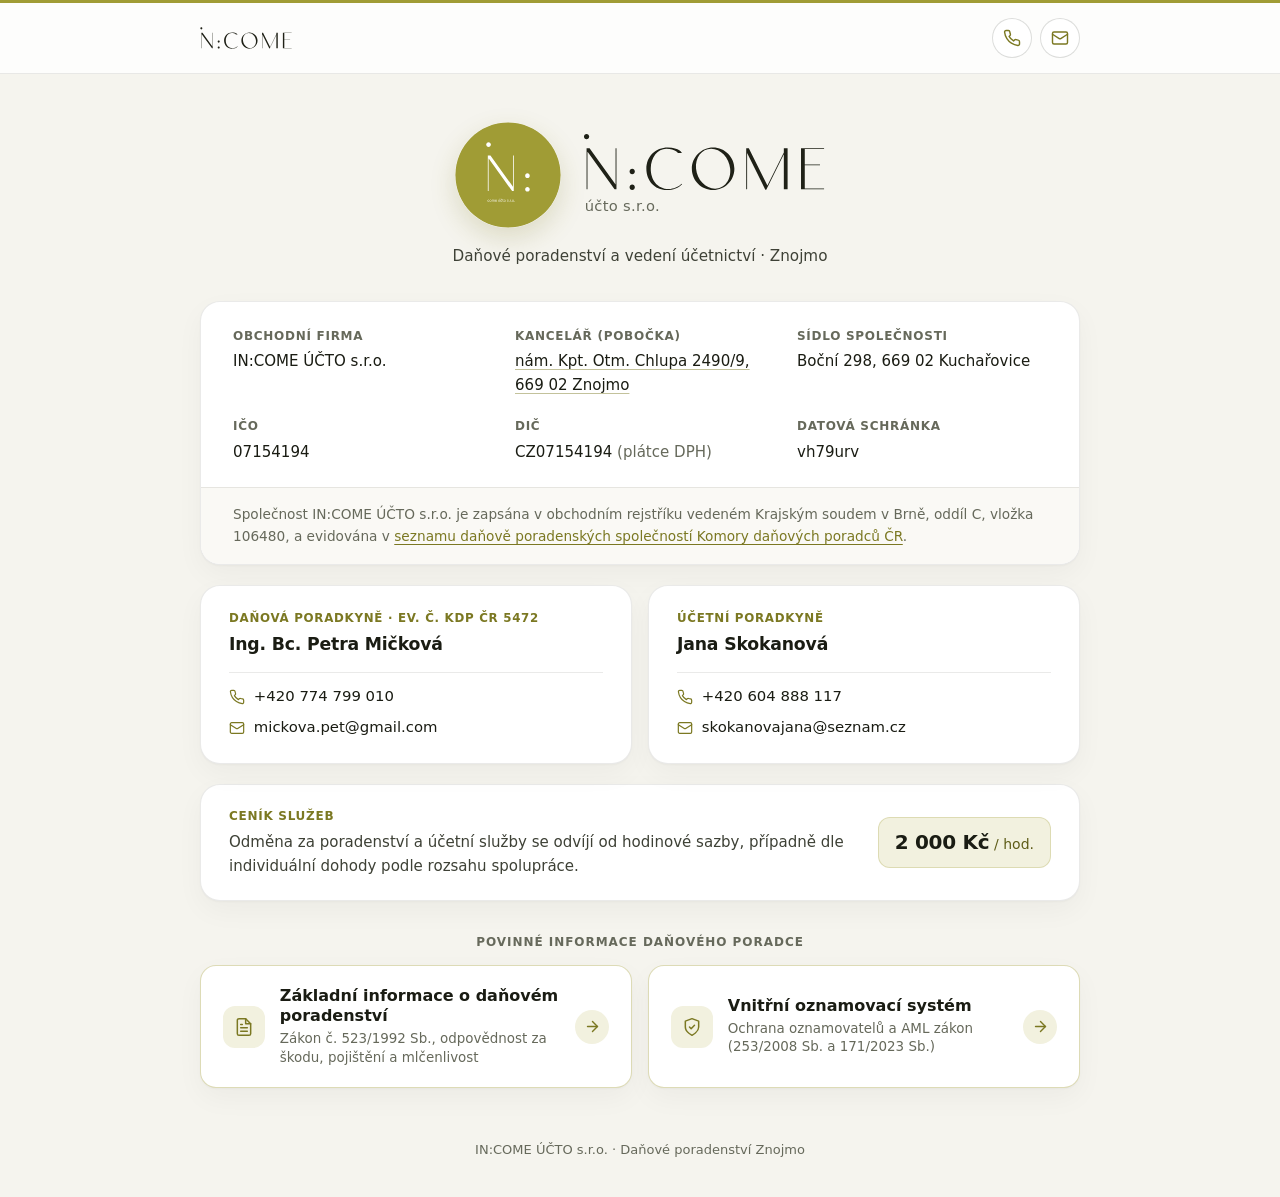
<file: index.html>
<!doctype html>
<html lang="cs">
<head>
  <meta charset="utf-8">
  <meta name="viewport" content="width=device-width, initial-scale=1">
  <title>IN:COME ÚČTO s.r.o. | Daňové poradenství a účetnictví Znojmo</title>
  <meta name="description" content="IN:COME ÚČTO s.r.o. – daňové poradenství a účetnictví ve Znojmě. Odpovědná daňová poradkyně Ing. Bc. Petra Mičková, ev. č. KDP ČR 5472.">
  <link rel="icon" type="image/svg+xml" href="/assets/favicon.svg?v=2">
  <link rel="stylesheet" href="/styles.css">
</head>
<body>
  <header class="sub-header">
    <div class="shell sub-header-inner">
      <a class="sub-brand" href="/" aria-label="IN:COME ÚČTO s.r.o. – úvodní stránka">
        <img class="sub-brand-wordmark" src="/assets/logo-wordmark-dark.svg" alt="IN:COME ÚČTO s.r.o.">
      </a>

      <div class="header-actions">
        <a class="header-icon-btn" href="#kontakty" aria-label="Telefonické kontakty" title="Telefonické kontakty">
          <svg viewBox="0 0 24 24" fill="none" stroke="currentColor" stroke-width="1.9" stroke-linecap="round" stroke-linejoin="round" aria-hidden="true">
            <path d="M22 16.92v3a2 2 0 0 1-2.18 2 19.79 19.79 0 0 1-8.63-3.07 19.5 19.5 0 0 1-6-6 19.79 19.79 0 0 1-3.07-8.67A2 2 0 0 1 4.11 2h3a2 2 0 0 1 2 1.72 12.84 12.84 0 0 0 .7 2.81 2 2 0 0 1-.45 2.11L8.09 9.91a16 16 0 0 0 6 6l1.27-1.27a2 2 0 0 1 2.11-.45 12.84 12.84 0 0 0 2.81.7A2 2 0 0 1 22 16.92z"/>
          </svg>
        </a>

        <a class="header-icon-btn" href="#kontakty" aria-label="E-mailové kontakty" title="E-mailové kontakty">
          <svg viewBox="0 0 24 24" fill="none" stroke="currentColor" stroke-width="1.9" stroke-linecap="round" stroke-linejoin="round" aria-hidden="true">
            <rect x="2" y="4" width="20" height="16" rx="2"/>
            <path d="m22 7-8.97 5.7a1.94 1.94 0 0 1-2.06 0L2 7"/>
          </svg>
        </a>
      </div>
    </div>
  </header>

  <main class="landing">
    <div class="shell">
      <section class="brand-hero" aria-labelledby="page-heading">
        <h1 id="page-heading" class="sr-only">IN:COME ÚČTO s.r.o. – daňové poradenství a účetnictví Znojmo</h1>

        <div class="brand-lockup">
          <img
            class="brand-emblem"
            src="/assets/logo-emblem-light.svg"
            alt="Logo IN:COME účto s.r.o."
            width="106"
            height="106"
          >
          <div class="brand-wordmark-stack" aria-hidden="true">
            <img class="brand-wordmark" src="/assets/logo-wordmark-dark.svg" alt="">
            <span class="brand-wordmark-sub">účto s.r.o.</span>
          </div>
        </div>

        <p class="hero-subline">Daňové poradenství a vedení účetnictví &middot; Znojmo</p>
      </section>

      <section aria-label="Identifikační údaje společnosti">
        <div class="details-card">
          <dl class="details-grid">
            <div class="detail-item">
              <dt>Obchodní firma</dt>
              <dd>IN:COME ÚČTO s.r.o.</dd>
            </div>
            <div class="detail-item">
              <dt>Kancelář (pobočka)</dt>
              <dd>
                <a class="detail-link" href="https://mapy.cz/zakladni?q=n%C3%A1m.%20Kpt.%20Otm.%20Chlupa%202490%2F9%2C%20669%2002%20Znojmo" target="_blank" rel="noopener noreferrer">
                  nám. Kpt. Otm. Chlupa 2490/9, 669 02 Znojmo
                </a>
              </dd>
            </div>
            <div class="detail-item">
              <dt>Sídlo společnosti</dt>
              <dd>Boční 298, 669 02 Kuchařovice</dd>
            </div>
            <div class="detail-item">
              <dt>IČO</dt>
              <dd class="tabular">07154194</dd>
            </div>
            <div class="detail-item">
              <dt>DIČ</dt>
              <dd class="tabular">CZ07154194 <span class="detail-muted">(plátce DPH)</span></dd>
            </div>
            <div class="detail-item">
              <dt>Datová schránka</dt>
              <dd class="tabular">vh79urv</dd>
            </div>
          </dl>

          <div class="details-footer">
            <p>
              Společnost IN:COME ÚČTO s.r.o. je zapsána v obchodním rejstříku vedeném Krajským soudem v Brně, oddíl C, vložka 106480, a evidována v
              <a href="https://www.kdpcr.cz/spolecnost/income-ucto-sro" target="_blank" rel="noopener noreferrer">seznamu daňově poradenských společností Komory daňových poradců ČR</a>.
            </p>
          </div>
        </div>
      </section>

      <section id="kontakty" class="people-grid" aria-label="Kontakty na poradkyně">
        <article class="person-card">
          <div class="person-head">
            <span class="person-role">Daňová poradkyně &middot; ev. č. KDP ČR <span class="tabular">5472</span></span>
            <h2 class="person-name">Ing. Bc. Petra Mičková</h2>
          </div>
          <div class="person-contacts">
            <a class="person-contact-link tabular" href="tel:+420774799010">
              <svg viewBox="0 0 24 24" fill="none" stroke="currentColor" stroke-width="1.8" stroke-linecap="round" stroke-linejoin="round" aria-hidden="true">
                <path d="M22 16.92v3a2 2 0 0 1-2.18 2 19.79 19.79 0 0 1-8.63-3.07 19.5 19.5 0 0 1-6-6 19.79 19.79 0 0 1-3.07-8.67A2 2 0 0 1 4.11 2h3a2 2 0 0 1 2 1.72 12.84 12.84 0 0 0 .7 2.81 2 2 0 0 1-.45 2.11L8.09 9.91a16 16 0 0 0 6 6l1.27-1.27a2 2 0 0 1 2.11-.45 12.84 12.84 0 0 0 2.81.7A2 2 0 0 1 22 16.92z"/>
              </svg>
              <span>+420 774 799 010</span>
            </a>
            <a class="person-contact-link" href="mailto:mickova.pet@gmail.com">
              <svg viewBox="0 0 24 24" fill="none" stroke="currentColor" stroke-width="1.8" stroke-linecap="round" stroke-linejoin="round" aria-hidden="true">
                <rect x="2" y="4" width="20" height="16" rx="2"/>
                <path d="m22 7-8.97 5.7a1.94 1.94 0 0 1-2.06 0L2 7"/>
              </svg>
              <span>mickova.pet@gmail.com</span>
            </a>
          </div>
        </article>

        <article class="person-card">
          <div class="person-head">
            <span class="person-role">Účetní poradkyně</span>
            <h2 class="person-name">Jana Skokanová</h2>
          </div>
          <div class="person-contacts">
            <a class="person-contact-link tabular" href="tel:+420604888117">
              <svg viewBox="0 0 24 24" fill="none" stroke="currentColor" stroke-width="1.8" stroke-linecap="round" stroke-linejoin="round" aria-hidden="true">
                <path d="M22 16.92v3a2 2 0 0 1-2.18 2 19.79 19.79 0 0 1-8.63-3.07 19.5 19.5 0 0 1-6-6 19.79 19.79 0 0 1-3.07-8.67A2 2 0 0 1 4.11 2h3a2 2 0 0 1 2 1.72 12.84 12.84 0 0 0 .7 2.81 2 2 0 0 1-.45 2.11L8.09 9.91a16 16 0 0 0 6 6l1.27-1.27a2 2 0 0 1 2.11-.45 12.84 12.84 0 0 0 2.81.7A2 2 0 0 1 22 16.92z"/>
              </svg>
              <span>+420 604 888 117</span>
            </a>
            <a class="person-contact-link" href="mailto:skokanovajana@seznam.cz">
              <svg viewBox="0 0 24 24" fill="none" stroke="currentColor" stroke-width="1.8" stroke-linecap="round" stroke-linejoin="round" aria-hidden="true">
                <rect x="2" y="4" width="20" height="16" rx="2"/>
                <path d="m22 7-8.97 5.7a1.94 1.94 0 0 1-2.06 0L2 7"/>
              </svg>
              <span>skokanovajana@seznam.cz</span>
            </a>
          </div>
        </article>
      </section>

      <section class="pricing-card" aria-labelledby="pricing-heading">
        <div class="pricing-copy">
          <h2 id="pricing-heading" class="pricing-label">Ceník služeb</h2>
          <p class="pricing-text">
            Odměna za poradenství a účetní služby se odvíjí od hodinové sazby, případně dle individuální dohody podle rozsahu spolupráce.
          </p>
        </div>
        <div class="pricing-rate tabular" aria-label="Hodinová sazba 2 000 Kč">
          <span class="pricing-amount">2 000 Kč</span>
          <span class="pricing-unit">/ hod.</span>
        </div>
      </section>

      <section class="legal-section" aria-labelledby="legal-heading">
        <h2 id="legal-heading" class="section-kicker">Povinné informace daňového poradce</h2>

        <div class="legal-buttons">
          <a class="legal-btn" href="/danove-poradenstvi/">
            <span class="legal-btn-left">
              <span class="icon-badge" aria-hidden="true">
                <svg viewBox="0 0 24 24" fill="none" stroke="currentColor" stroke-width="1.8" stroke-linecap="round" stroke-linejoin="round">
                  <path d="M14 2H6a2 2 0 0 0-2 2v16a2 2 0 0 0 2 2h12a2 2 0 0 0 2-2V8z"/>
                  <path d="M14 2v6h6"/>
                  <path d="M16 13H8"/>
                  <path d="M16 17H8"/>
                  <path d="M10 9H8"/>
                </svg>
              </span>
              <span>
                <span class="legal-btn-title">Základní informace o daňovém poradenství</span>
                <span class="legal-btn-desc">Zákon č. 523/1992 Sb., odpovědnost za škodu, pojištění a mlčenlivost</span>
              </span>
            </span>
            <span class="legal-btn-arrow" aria-hidden="true">
              <svg viewBox="0 0 24 24" fill="none" stroke="currentColor" stroke-width="2" stroke-linecap="round" stroke-linejoin="round">
                <path d="M5 12h14"/>
                <path d="m12 5 7 7-7 7"/>
              </svg>
            </span>
          </a>

          <a class="legal-btn" href="/vnitrni-oznamovaci-system/">
            <span class="legal-btn-left">
              <span class="icon-badge" aria-hidden="true">
                <svg viewBox="0 0 24 24" fill="none" stroke="currentColor" stroke-width="1.8" stroke-linecap="round" stroke-linejoin="round">
                  <path d="M12 22s8-4 8-10V5l-8-3-8 3v7c0 6 8 10 8 10z"/>
                  <path d="m9 12 2 2 4-4"/>
                </svg>
              </span>
              <span>
                <span class="legal-btn-title">Vnitřní oznamovací systém</span>
                <span class="legal-btn-desc">Ochrana oznamovatelů a AML zákon (253/2008 Sb. a 171/2023 Sb.)</span>
              </span>
            </span>
            <span class="legal-btn-arrow" aria-hidden="true">
              <svg viewBox="0 0 24 24" fill="none" stroke="currentColor" stroke-width="2" stroke-linecap="round" stroke-linejoin="round">
                <path d="M5 12h14"/>
                <path d="m12 5 7 7-7 7"/>
              </svg>
            </span>
          </a>
        </div>
      </section>
    </div>
  </main>

  <footer class="site-footer">
    <div class="shell">
      <p>IN:COME ÚČTO s.r.o. &middot; Daňové poradenství Znojmo</p>
    </div>
  </footer>
</body>
</html>
</file>
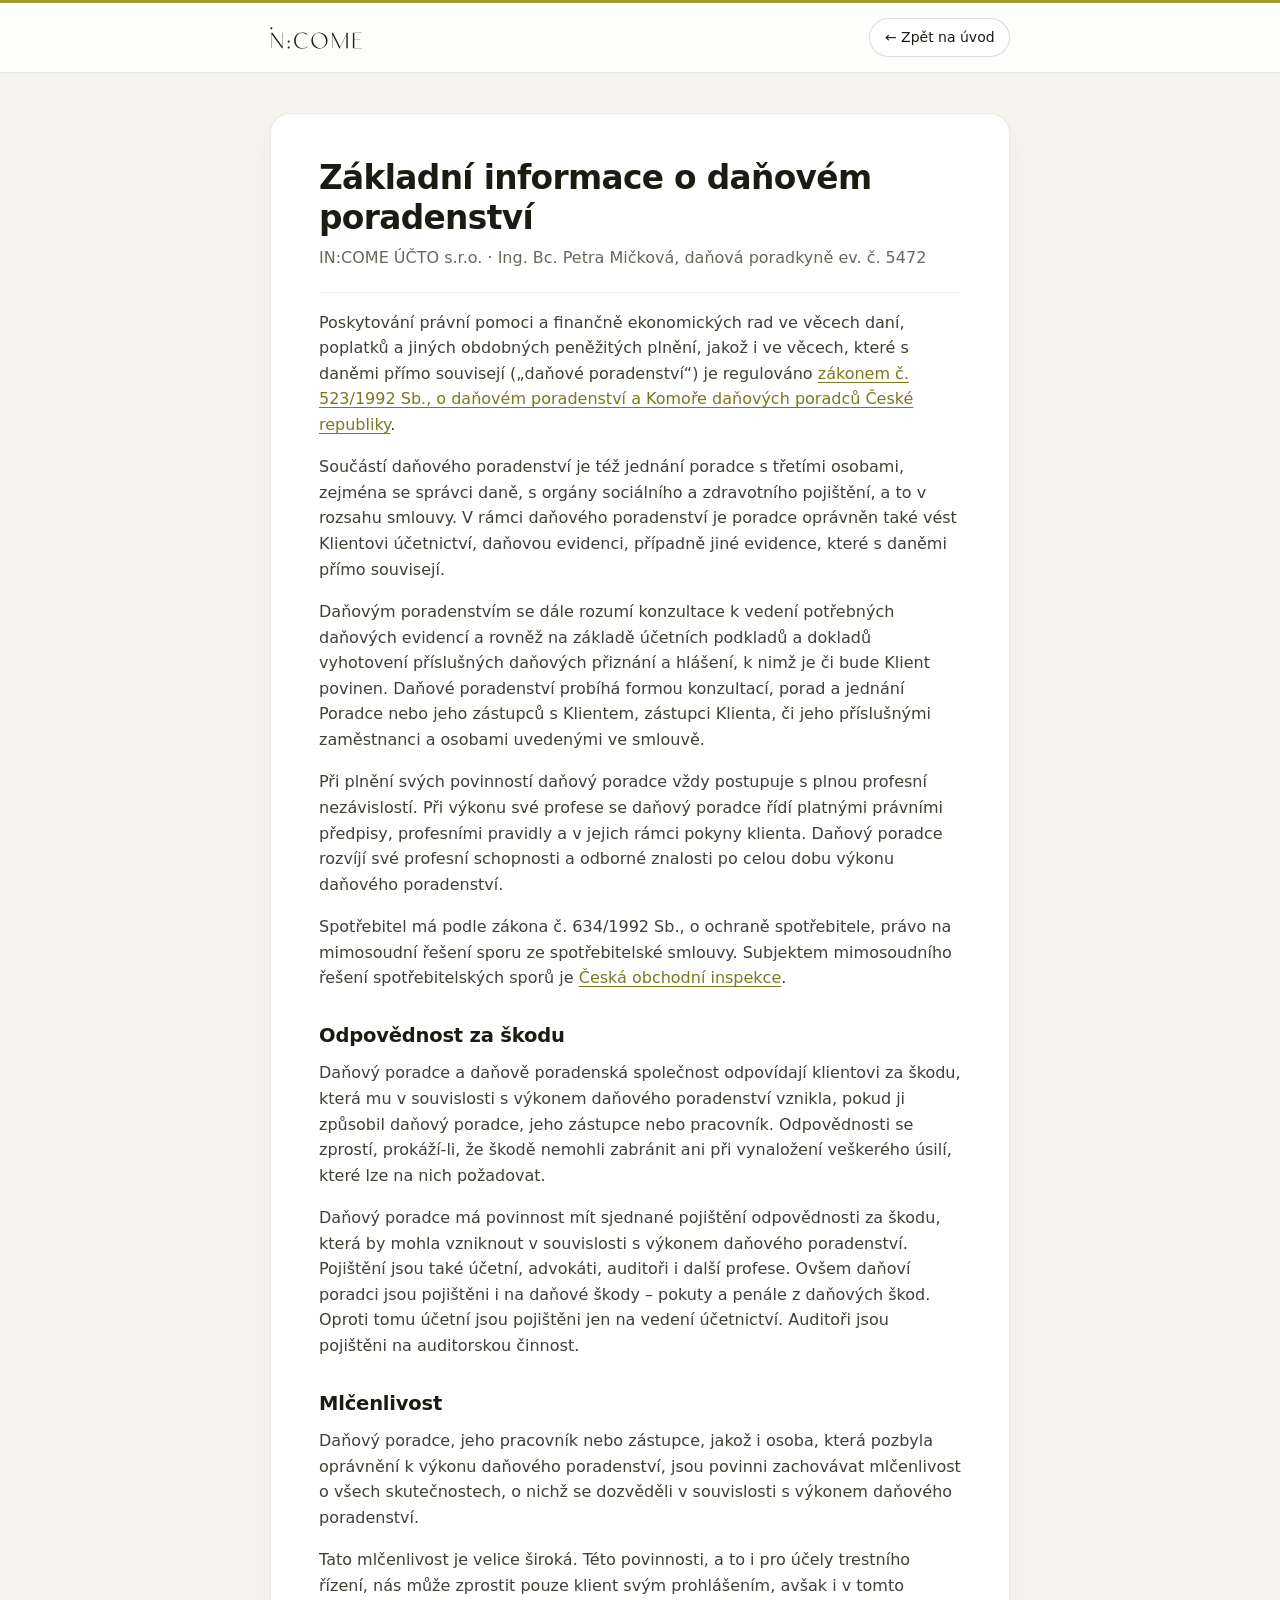
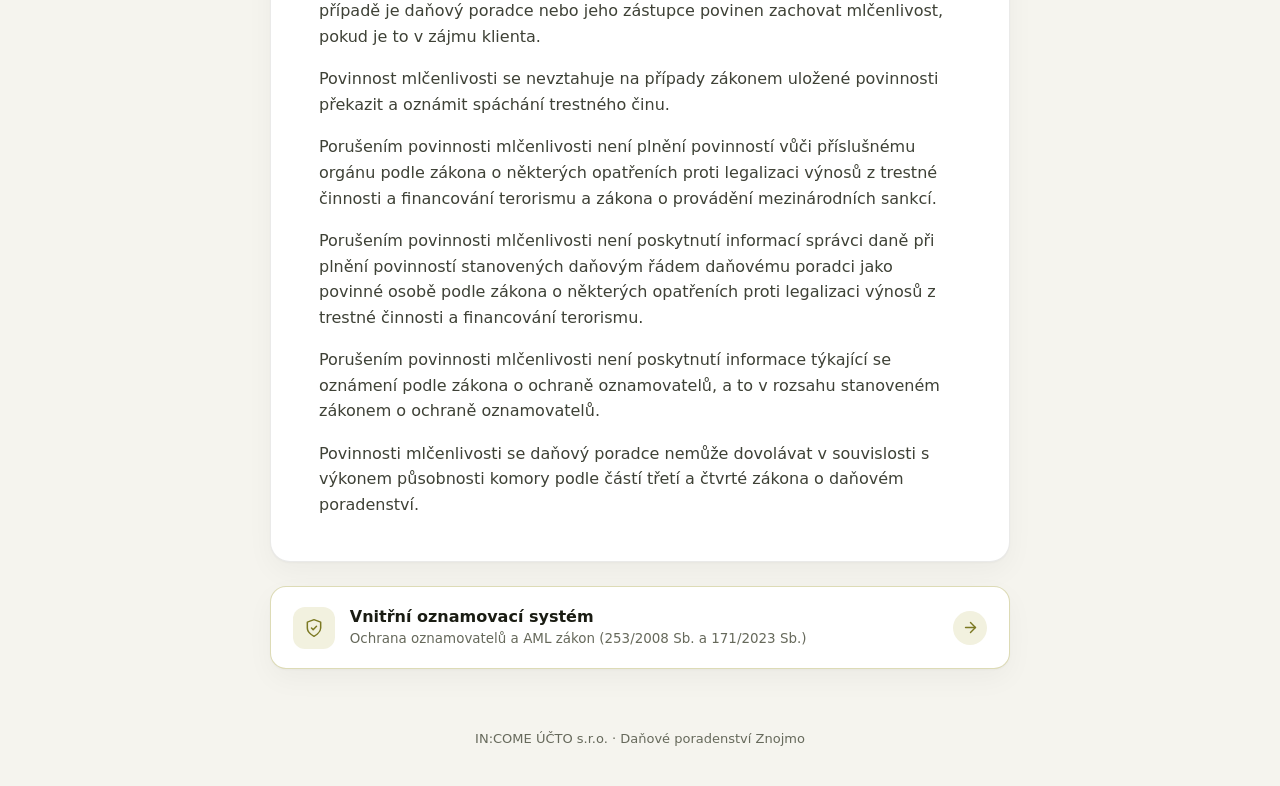
<file: danove-poradenstvi/index.html>
<!doctype html>
<html lang="cs">
<head>
  <meta charset="utf-8">
  <meta name="viewport" content="width=device-width, initial-scale=1">
  <title>Daňové poradenství | IN:COME ÚČTO s.r.o.</title>
  <meta name="description" content="Základní informace o daňovém poradenství, odpovědnosti za škodu, profesním pojištění a povinnosti mlčenlivosti dle zákona č. 523/1992 Sb.">
  <link rel="icon" type="image/svg+xml" href="/assets/favicon.svg?v=2">
  <link rel="stylesheet" href="/styles.css">
</head>
<body>
  <header class="sub-header">
    <div class="shell shell--narrow sub-header-inner">
      <a class="sub-brand" href="/" aria-label="IN:COME ÚČTO s.r.o. – úvodní stránka">
        <img class="sub-brand-wordmark" src="/assets/logo-wordmark-dark.svg" alt="IN:COME ÚČTO s.r.o.">
      </a>
      <a class="back-pill" href="/">&larr; Zpět na úvod</a>
    </div>
  </header>

  <main class="sub-main">
    <div class="shell shell--narrow">
      <article class="paper-card prose">
        <h1 class="page-title">Základní informace o daňovém poradenství</h1>
        <p class="page-subtitle">IN:COME ÚČTO s.r.o. &middot; Ing. Bc. Petra Mičková, daňová poradkyně ev. č. 5472</p>

        <p>
          Poskytování právní pomoci a finančně ekonomických rad ve věcech daní, poplatků a jiných obdobných peněžitých plnění, jakož i ve věcech, které s daněmi přímo souvisejí („daňové poradenství“) je regulováno
          <a href="https://www.e-sbirka.cz/sb/1992/523?zalozka=text" target="_blank" rel="noopener noreferrer">zákonem č. 523/1992 Sb., o daňovém poradenství a Komoře daňových poradců České republiky</a>.
        </p>

        <p>
          Součástí daňového poradenství je též jednání poradce s třetími osobami, zejména se správci daně, s orgány sociálního a zdravotního pojištění, a to v rozsahu smlouvy. V rámci daňového poradenství je poradce oprávněn také vést Klientovi účetnictví, daňovou evidenci, případně jiné evidence, které s daněmi přímo souvisejí.
        </p>

        <p>
          Daňovým poradenstvím se dále rozumí konzultace k vedení potřebných daňových evidencí a rovněž na základě účetních podkladů a dokladů vyhotovení příslušných daňových přiznání a hlášení, k nimž je či bude Klient povinen. Daňové poradenství probíhá formou konzultací, porad a jednání Poradce nebo jeho zástupců s Klientem, zástupci Klienta, či jeho příslušnými zaměstnanci a osobami uvedenými ve smlouvě.
        </p>

        <p>
          Při plnění svých povinností daňový poradce vždy postupuje s plnou profesní nezávislostí. Při výkonu své profese se daňový poradce řídí platnými právními předpisy, profesními pravidly a v jejich rámci pokyny klienta. Daňový poradce rozvíjí své profesní schopnosti a odborné znalosti po celou dobu výkonu daňového poradenství.
        </p>

        <p>
          Spotřebitel má podle zákona č. 634/1992 Sb., o ochraně spotřebitele, právo na mimosoudní řešení sporu ze spotřebitelské smlouvy. Subjektem mimosoudního řešení spotřebitelských sporů je
          <a href="https://www.coi.cz/" target="_blank" rel="noopener noreferrer">Česká obchodní inspekce</a>.
        </p>

        <h2 class="section-heading">Odpovědnost za škodu</h2>

        <p>
          Daňový poradce a daňově poradenská společnost odpovídají klientovi za škodu, která mu v souvislosti s výkonem daňového poradenství vznikla, pokud ji způsobil daňový poradce, jeho zástupce nebo pracovník. Odpovědnosti se zprostí, prokáží-li, že škodě nemohli zabránit ani při vynaložení veškerého úsilí, které lze na nich požadovat.
        </p>

        <p>
          Daňový poradce má povinnost mít sjednané pojištění odpovědnosti za škodu, která by mohla vzniknout v souvislosti s výkonem daňového poradenství. Pojištění jsou také účetní, advokáti, auditoři i další profese. Ovšem daňoví poradci jsou pojištěni i na daňové škody – pokuty a penále z daňových škod. Oproti tomu účetní jsou pojištěni jen na vedení účetnictví. Auditoři jsou pojištěni na auditorskou činnost.
        </p>

        <h2 class="section-heading">Mlčenlivost</h2>

        <p>
          Daňový poradce, jeho pracovník nebo zástupce, jakož i osoba, která pozbyla oprávnění k výkonu daňového poradenství, jsou povinni zachovávat mlčenlivost o všech skutečnostech, o nichž se dozvěděli v souvislosti s výkonem daňového poradenství.
        </p>

        <p>
          Tato mlčenlivost je velice široká. Této povinnosti, a to i pro účely trestního řízení, nás může zprostit pouze klient svým prohlášením, avšak i v tomto případě je daňový poradce nebo jeho zástupce povinen zachovat mlčenlivost, pokud je to v zájmu klienta.
        </p>

        <p>
          Povinnost mlčenlivosti se nevztahuje na případy zákonem uložené povinnosti překazit a oznámit spáchání trestného činu.
        </p>

        <p>
          Porušením povinnosti mlčenlivosti není plnění povinností vůči příslušnému orgánu podle zákona o některých opatřeních proti legalizaci výnosů z trestné činnosti a financování terorismu a zákona o provádění mezinárodních sankcí.
        </p>

        <p>
          Porušením povinnosti mlčenlivosti není poskytnutí informací správci daně při plnění povinností stanovených daňovým řádem daňovému poradci jako povinné osobě podle zákona o některých opatřeních proti legalizaci výnosů z trestné činnosti a financování terorismu.
        </p>

        <p>
          Porušením povinnosti mlčenlivosti není poskytnutí informace týkající se oznámení podle zákona o ochraně oznamovatelů, a to v rozsahu stanoveném zákonem o ochraně oznamovatelů.
        </p>

        <p>
          Povinnosti mlčenlivosti se daňový poradce nemůže dovolávat v souvislosti s výkonem působnosti komory podle částí třetí a čtvrté zákona o daňovém poradenství.
        </p>
      </article>

      <div class="sub-nav-cards">
        <a class="legal-btn" href="/vnitrni-oznamovaci-system/">
          <span class="legal-btn-left">
            <span class="icon-badge" aria-hidden="true">
              <svg viewBox="0 0 24 24" fill="none" stroke="currentColor" stroke-width="1.8" stroke-linecap="round" stroke-linejoin="round">
                <path d="M12 22s8-4 8-10V5l-8-3-8 3v7c0 6 8 10 8 10z"/>
                <path d="m9 12 2 2 4-4"/>
              </svg>
            </span>
            <span>
              <span class="legal-btn-title">Vnitřní oznamovací systém</span>
              <span class="legal-btn-desc">Ochrana oznamovatelů a AML zákon (253/2008 Sb. a 171/2023 Sb.)</span>
            </span>
          </span>
          <span class="legal-btn-arrow" aria-hidden="true">
            <svg viewBox="0 0 24 24" fill="none" stroke="currentColor" stroke-width="2" stroke-linecap="round" stroke-linejoin="round">
              <path d="M5 12h14"/>
              <path d="m12 5 7 7-7 7"/>
            </svg>
          </span>
        </a>
      </div>
    </div>
  </main>

  <footer class="site-footer">
    <div class="shell shell--narrow">
      <p>IN:COME ÚČTO s.r.o. &middot; Daňové poradenství Znojmo</p>
    </div>
  </footer>
</body>
</html>
</file>
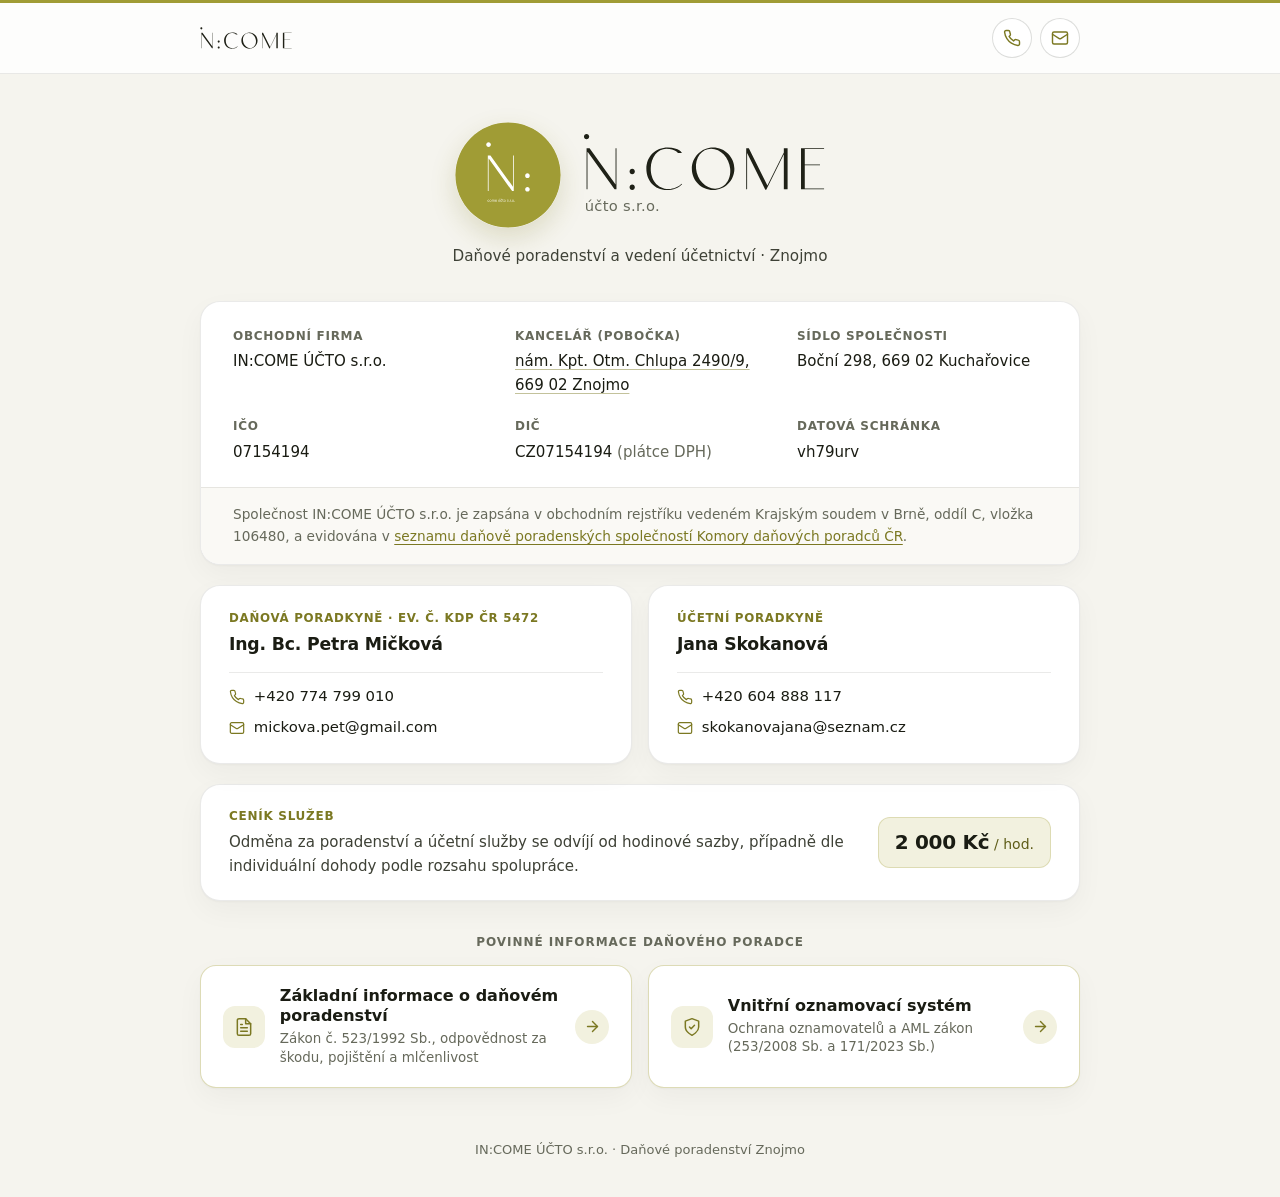
<file: kontakt/index.html>
<!doctype html>
<html lang="cs">
<head>
  <meta charset="utf-8">
  <meta http-equiv="refresh" content="0; url=/">
  <link rel="canonical" href="/">
  <title>Kontakt | IN:COME ÚČTO s.r.o.</title>
  <link rel="icon" type="image/svg+xml" href="/assets/favicon.svg?v=2">
  <link rel="stylesheet" href="/styles.css">
</head>
<body>
  <main class="sub-main">
    <div class="shell shell--narrow">
      <div class="paper-card prose">
        <h1 class="page-title">Kontakt</h1>
        <p>Veškeré kontaktní a identifikační údaje naleznete přímo na <a href="/">úvodní stránce IN:COME ÚČTO s.r.o.</a></p>
      </div>
    </div>
  </main>
</body>
</html>
</file>
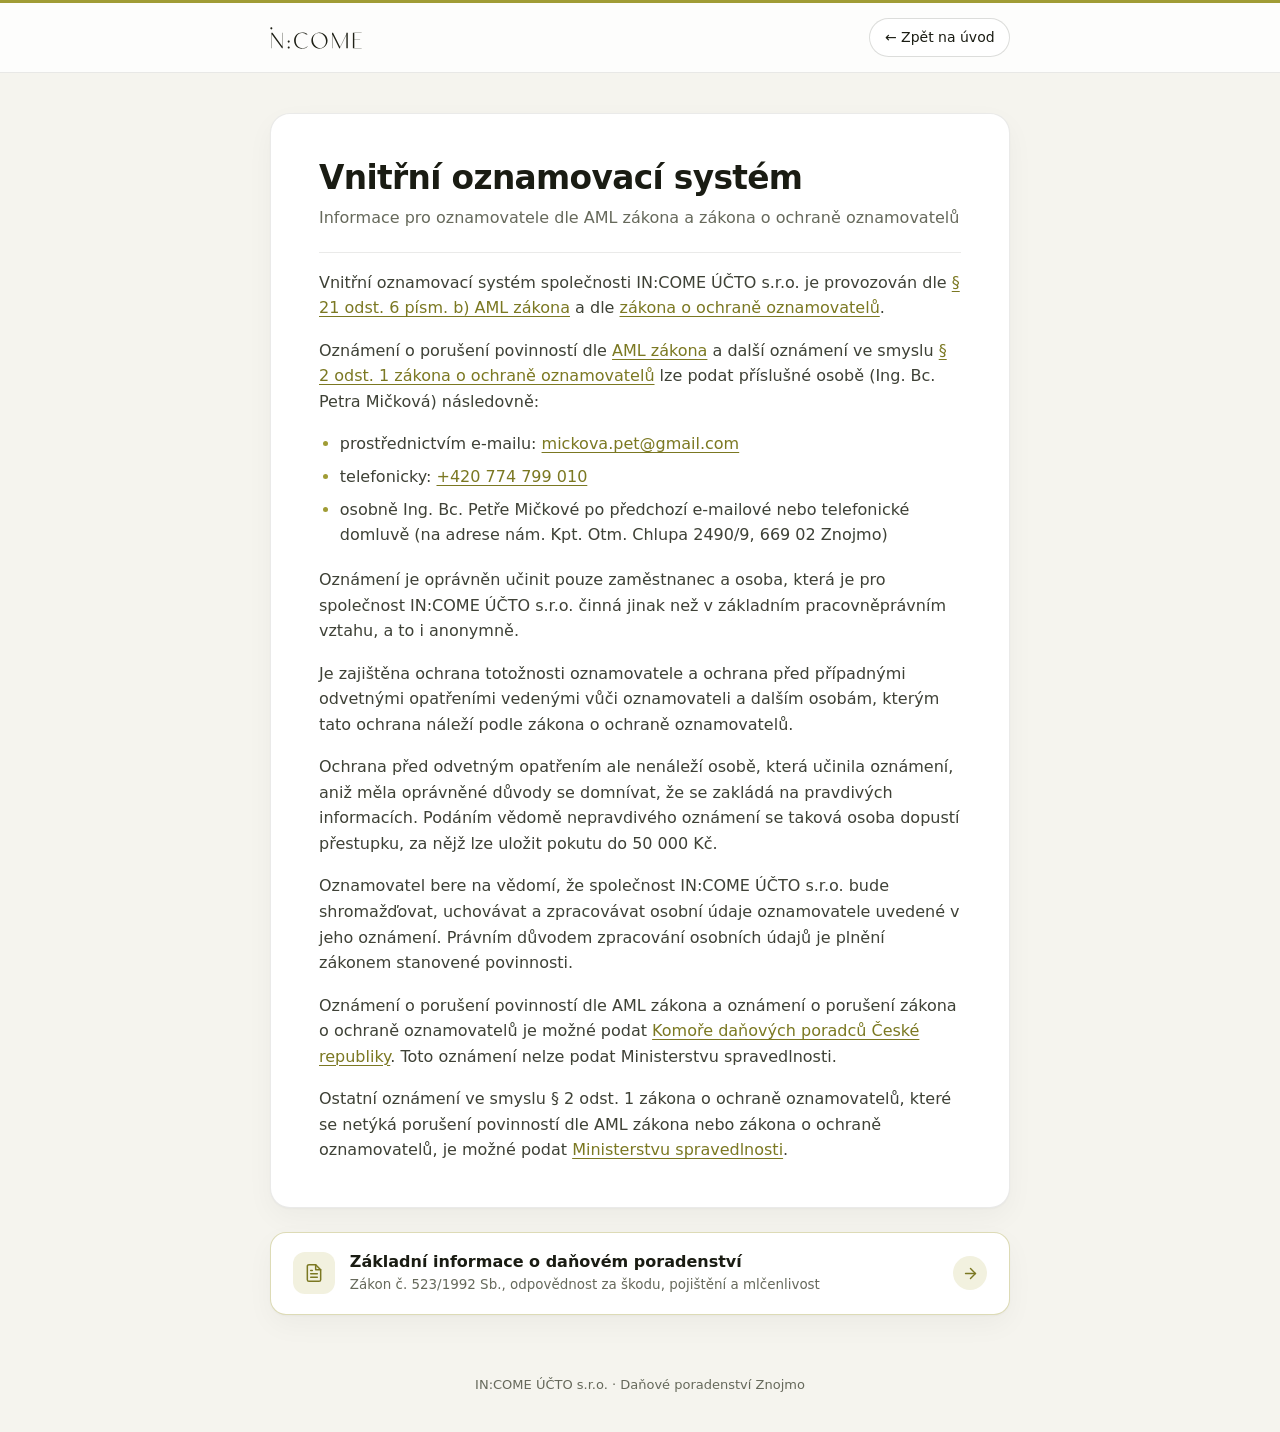
<file: vnitrni-oznamovaci-system/index.html>
<!doctype html>
<html lang="cs">
<head>
  <meta charset="utf-8">
  <meta name="viewport" content="width=device-width, initial-scale=1">
  <title>Vnitřní oznamovací systém | IN:COME ÚČTO s.r.o.</title>
  <meta name="description" content="Informace o vnitřním oznamovacím systému společnosti IN:COME ÚČTO s.r.o. dle § 21 odst. 6 písm. b) AML zákona a zákona o ochraně oznamovatelů.">
  <link rel="icon" type="image/svg+xml" href="/assets/favicon.svg?v=2">
  <link rel="stylesheet" href="/styles.css">
</head>
<body>
  <header class="sub-header">
    <div class="shell shell--narrow sub-header-inner">
      <a class="sub-brand" href="/" aria-label="IN:COME ÚČTO s.r.o. – úvodní stránka">
        <img class="sub-brand-wordmark" src="/assets/logo-wordmark-dark.svg" alt="IN:COME ÚČTO s.r.o.">
      </a>
      <a class="back-pill" href="/">&larr; Zpět na úvod</a>
    </div>
  </header>

  <main class="sub-main">
    <div class="shell shell--narrow">
      <article class="paper-card prose">
        <h1 class="page-title">Vnitřní oznamovací systém</h1>
        <p class="page-subtitle">Informace pro oznamovatele dle AML zákona a zákona o ochraně oznamovatelů</p>

        <p>
          Vnitřní oznamovací systém společnosti IN:COME ÚČTO s.r.o. je provozován dle
          <a href="https://www.e-sbirka.cz/sb/2008/253?zalozka=text" target="_blank" rel="noopener noreferrer">&sect; 21 odst. 6 písm. b) AML zákona</a>
          a dle
          <a href="https://www.e-sbirka.cz/sb/2023/171?zalozka=text" target="_blank" rel="noopener noreferrer">zákona o ochraně oznamovatelů</a>.
        </p>

        <p>
          Oznámení o porušení povinností dle
          <a href="https://www.e-sbirka.cz/sb/2008/253?zalozka=text" target="_blank" rel="noopener noreferrer">AML zákona</a>
          a další oznámení ve smyslu
          <a href="https://www.e-sbirka.cz/sb/2023/171?zalozka=text" target="_blank" rel="noopener noreferrer">&sect; 2 odst. 1 zákona o ochraně oznamovatelů</a>
          lze podat příslušné osobě (Ing. Bc. Petra Mičková) následovně:
        </p>

        <ul>
          <li>prostřednictvím e-mailu: <a href="mailto:mickova.pet@gmail.com">mickova.pet@gmail.com</a></li>
          <li>telefonicky: <a href="tel:+420774799010">+420 774 799 010</a></li>
          <li>osobně Ing. Bc. Petře Mičkové po předchozí e-mailové nebo telefonické domluvě (na adrese nám. Kpt. Otm. Chlupa 2490/9, 669 02 Znojmo)</li>
        </ul>

        <p>
          Oznámení je oprávněn učinit pouze zaměstnanec a osoba, která je pro společnost IN:COME ÚČTO s.r.o. činná jinak než v základním pracovněprávním vztahu, a to i anonymně.
        </p>

        <p>
          Je zajištěna ochrana totožnosti oznamovatele a ochrana před případnými odvetnými opatřeními vedenými vůči oznamovateli a dalším osobám, kterým tato ochrana náleží podle zákona o ochraně oznamovatelů.
        </p>

        <p>
          Ochrana před odvetným opatřením ale nenáleží osobě, která učinila oznámení, aniž měla oprávněné důvody se domnívat, že se zakládá na pravdivých informacích. Podáním vědomě nepravdivého oznámení se taková osoba dopustí přestupku, za nějž lze uložit pokutu do 50 000 Kč.
        </p>

        <p>
          Oznamovatel bere na vědomí, že společnost IN:COME ÚČTO s.r.o. bude shromažďovat, uchovávat a zpracovávat osobní údaje oznamovatele uvedené v jeho oznámení. Právním důvodem zpracování osobních údajů je plnění zákonem stanovené povinnosti.
        </p>

        <p>
          Oznámení o porušení povinností dle AML zákona a oznámení o porušení zákona o ochraně oznamovatelů je možné podat
          <a href="https://www.kdpcr.cz/kontakt" target="_blank" rel="noopener noreferrer">Komoře daňových poradců České republiky</a>.
          Toto oznámení nelze podat Ministerstvu spravedlnosti.
        </p>

        <p>
          Ostatní oznámení ve smyslu &sect; 2 odst. 1 zákona o ochraně oznamovatelů, které se netýká porušení povinností dle AML zákona nebo zákona o ochraně oznamovatelů, je možné podat
          <a href="https://oznamovatel.justice.cz/chci-podat-oznameni/" target="_blank" rel="noopener noreferrer">Ministerstvu spravedlnosti</a>.
        </p>
      </article>

      <div class="sub-nav-cards">
        <a class="legal-btn" href="/danove-poradenstvi/">
          <span class="legal-btn-left">
            <span class="icon-badge" aria-hidden="true">
              <svg viewBox="0 0 24 24" fill="none" stroke="currentColor" stroke-width="1.8" stroke-linecap="round" stroke-linejoin="round">
                <path d="M14 2H6a2 2 0 0 0-2 2v16a2 2 0 0 0 2 2h12a2 2 0 0 0 2-2V8z"/>
                <path d="M14 2v6h6"/>
                <path d="M16 13H8"/>
                <path d="M16 17H8"/>
                <path d="M10 9H8"/>
              </svg>
            </span>
            <span>
              <span class="legal-btn-title">Základní informace o daňovém poradenství</span>
              <span class="legal-btn-desc">Zákon č. 523/1992 Sb., odpovědnost za škodu, pojištění a mlčenlivost</span>
            </span>
          </span>
          <span class="legal-btn-arrow" aria-hidden="true">
            <svg viewBox="0 0 24 24" fill="none" stroke="currentColor" stroke-width="2" stroke-linecap="round" stroke-linejoin="round">
              <path d="M5 12h14"/>
              <path d="m12 5 7 7-7 7"/>
            </svg>
          </span>
        </a>
      </div>
    </div>
  </main>

  <footer class="site-footer">
    <div class="shell shell--narrow">
      <p>IN:COME ÚČTO s.r.o. &middot; Daňové poradenství Znojmo</p>
    </div>
  </footer>
</body>
</html>
</file>
<file: styles.css>
:root {
  --olive: #A09C35;
  --olive-deep: #7B7822;
  --olive-hover: #5E5C18;
  --olive-soft: #F2F1DF;

  --ink: #1A1C13;
  --ink-body: #3E4136;
  --ink-muted: #66695B;

  --bg: #F5F4EE;
  --surface: #FFFFFF;
  --surface-subtle: #FAF9F5;
  --border: rgba(26, 28, 19, 0.09);
  --border-strong: rgba(26, 28, 19, 0.15);

  --radius-md: 16px;
  --radius-lg: 20px;

  --shadow-card: 0 1px 2px rgba(26, 28, 19, 0.03), 0 10px 28px rgba(26, 28, 19, 0.04);
  --shadow-hover: 0 4px 12px rgba(26, 28, 19, 0.05), 0 14px 32px rgba(123, 120, 34, 0.12);
}

*,
*::before,
*::after {
  box-sizing: border-box;
}

html {
  font-size: 16px;
  scroll-behavior: smooth;
  -webkit-font-smoothing: antialiased;
  -moz-osx-font-smoothing: grayscale;
}

body {
  margin: 0;
  min-height: 100svh;
  display: flex;
  flex-direction: column;
  background-color: var(--bg);
  color: var(--ink);
  font-family: system-ui, -apple-system, "Segoe UI", Roboto, "Helvetica Neue", Arial, sans-serif;
  line-height: 1.6;
  border-top: 3px solid var(--olive);
}

a {
  color: var(--olive-deep);
  text-decoration: underline;
  text-underline-offset: 3px;
  text-decoration-thickness: 1px;
  transition: color 0.16s ease, border-color 0.16s ease, background-color 0.16s ease, box-shadow 0.2s ease, transform 0.2s ease;
}

a:hover,
a:focus-visible {
  color: var(--olive-hover);
}

a:focus-visible {
  outline: 2px solid var(--olive);
  outline-offset: 3px;
  border-radius: 4px;
}

.sr-only {
  position: absolute;
  width: 1px;
  height: 1px;
  padding: 0;
  margin: -1px;
  overflow: hidden;
  clip: rect(0, 0, 0, 0);
  white-space: nowrap;
  border: 0;
}

.tabular {
  font-variant-numeric: tabular-nums;
}

/* Containers */
.shell {
  width: 100%;
  max-width: 920px;
  margin-inline: auto;
  padding-inline: 1.25rem;
}

.shell--narrow {
  max-width: 780px;
}

/* =========================================================
   HEADER (shared across landing & subpages)
   ========================================================= */
.sub-header {
  padding-block: 0.95rem;
  border-bottom: 1px solid var(--border);
  background-color: rgba(255, 255, 255, 0.8);
  backdrop-filter: blur(10px);
}

.sub-header-inner {
  display: flex;
  flex-wrap: wrap;
  align-items: center;
  justify-content: space-between;
  gap: 0.75rem 1.25rem;
}

.sub-brand {
  display: inline-flex;
  align-items: center;
  gap: 0.65rem;
  text-decoration: none;
  color: var(--ink);
  flex-shrink: 0;
}

.sub-brand:hover {
  opacity: 0.82;
}

.sub-brand-wordmark {
  height: 22px;
  width: auto;
  display: block;
}

.header-actions {
  display: flex;
  align-items: center;
  gap: 0.5rem;
}

.header-icon-btn {
  width: 40px;
  height: 40px;
  border-radius: 50%;
  display: inline-grid;
  place-items: center;
  background-color: var(--surface);
  border: 1px solid var(--border-strong);
  color: var(--olive-deep);
  text-decoration: none;
  flex-shrink: 0;
}

.header-icon-btn svg {
  width: 18px;
  height: 18px;
}

.header-icon-btn:hover,
.header-icon-btn:focus-visible {
  color: #ffffff;
  border-color: var(--olive);
  background-color: var(--olive);
  transform: translateY(-1px);
}

.back-pill {
  display: inline-flex;
  align-items: center;
  gap: 0.4rem;
  padding: 0.45rem 0.9rem;
  border-radius: 999px;
  background-color: var(--surface);
  border: 1px solid var(--border-strong);
  color: var(--ink);
  font-size: 0.875rem;
  font-weight: 500;
  text-decoration: none;
  white-space: nowrap;
}

.back-pill:hover,
.back-pill:focus-visible {
  color: var(--ink);
  border-color: var(--olive);
  background-color: var(--olive-soft);
}

/* =========================================================
   LANDING PAGE (/)
   ========================================================= */
.landing {
  flex: 1 0 auto;
  padding-block: 2.5rem 2rem;
}

/* Brand Hero */
.brand-hero {
  display: flex;
  flex-direction: column;
  align-items: center;
  text-align: center;
  margin-bottom: 2rem;
}

.brand-lockup {
  display: inline-flex;
  align-items: center;
  justify-content: center;
  gap: 1.4rem;
  margin-bottom: 1rem;
}

.brand-emblem {
  width: 90px;
  height: 90px;
  border-radius: 50%;
  display: block;
  flex-shrink: 0;
  box-shadow: 0 10px 26px rgba(123, 120, 34, 0.2);
}

.brand-wordmark-stack {
  display: flex;
  flex-direction: column;
  align-items: flex-start;
  text-align: left;
}

.brand-wordmark {
  display: block;
  height: 48px;
  width: auto;
}

.brand-wordmark-sub {
  margin-top: 0.22rem;
  padding-left: 0.1rem;
  font-size: 0.92rem;
  color: var(--ink-muted);
  letter-spacing: 0.02em;
}

.hero-subline {
  margin: 0;
  font-size: 0.95rem;
  font-weight: 500;
  color: var(--ink-body);
}

/* Unified Company Card */
.details-card {
  background-color: var(--surface);
  border: 1px solid var(--border);
  border-radius: var(--radius-lg);
  box-shadow: var(--shadow-card);
  overflow: hidden;
  margin-bottom: 1.25rem;
}

.details-grid {
  display: grid;
  grid-template-columns: 1fr;
  gap: 1.1rem 2rem;
  padding: 1.45rem 1.5rem 1.35rem;
  margin: 0;
}

.detail-item dt {
  font-size: 0.75rem;
  font-weight: 600;
  text-transform: uppercase;
  letter-spacing: 0.06em;
  color: var(--ink-muted);
  margin-bottom: 0.18rem;
}

.detail-item dd {
  margin: 0;
  font-size: 0.94rem;
  font-weight: 500;
  color: var(--ink);
}

.detail-muted {
  font-weight: 400;
  color: var(--ink-muted);
}

.detail-link {
  color: var(--ink);
  text-decoration-color: rgba(123, 120, 34, 0.45);
}

.detail-link:hover,
.detail-link:focus-visible {
  color: var(--olive-hover);
  text-decoration-color: var(--olive-hover);
}

.details-footer {
  background-color: var(--surface-subtle);
  border-top: 1px solid var(--border);
  padding: 0.95rem 1.5rem;
  font-size: 0.855rem;
  color: var(--ink-muted);
  display: flex;
  flex-direction: column;
  gap: 0.3rem;
}

.details-footer p {
  margin: 0;
}

/* Partner / Advisor Contact Cards */
.people-grid {
  display: grid;
  grid-template-columns: 1fr;
  gap: 1rem;
  margin-bottom: 1.25rem;
  scroll-margin-top: 1.5rem;
}

.person-card {
  background-color: var(--surface);
  border: 1px solid var(--border);
  border-radius: var(--radius-lg);
  box-shadow: var(--shadow-card);
  padding: 1.35rem 1.5rem;
  display: flex;
  flex-direction: column;
  gap: 0.85rem;
}

.person-head {
  display: flex;
  flex-direction: column;
  gap: 0.2rem;
}

.person-role {
  font-size: 0.74rem;
  font-weight: 600;
  text-transform: uppercase;
  letter-spacing: 0.06em;
  color: var(--olive-deep);
}

.person-name {
  margin: 0;
  font-size: 1.08rem;
  font-weight: 600;
  letter-spacing: -0.01em;
  color: var(--ink);
}

.person-contacts {
  display: flex;
  flex-direction: column;
  gap: 0.45rem;
  padding-top: 0.75rem;
  border-top: 1px solid var(--border);
}

.person-contact-link {
  display: inline-flex;
  align-items: center;
  gap: 0.55rem;
  color: var(--ink);
  font-size: 0.93rem;
  font-weight: 500;
  text-decoration: none;
}

.person-contact-link svg {
  width: 16px;
  height: 16px;
  color: var(--olive-deep);
  flex-shrink: 0;
}

.person-contact-link:hover,
.person-contact-link:focus-visible {
  color: var(--olive-hover);
  text-decoration: underline;
  text-underline-offset: 3px;
}

/* Pricing Card */
.pricing-card {
  background-color: var(--surface);
  border: 1px solid var(--border);
  border-radius: var(--radius-lg);
  box-shadow: var(--shadow-card);
  padding: 1.35rem 1.5rem;
  margin-bottom: 2rem;
  display: flex;
  flex-direction: column;
  align-items: flex-start;
  justify-content: space-between;
  gap: 1rem 1.75rem;
}

.pricing-copy {
  min-width: 0;
}

.pricing-label {
  margin: 0 0 0.25rem 0;
  font-size: 0.75rem;
  font-weight: 600;
  text-transform: uppercase;
  letter-spacing: 0.06em;
  color: var(--olive-deep);
}

.pricing-text {
  margin: 0;
  font-size: 0.94rem;
  color: var(--ink-body);
}

.pricing-rate {
  display: inline-flex;
  align-items: baseline;
  gap: 0.3rem;
  padding: 0.55rem 1rem;
  border-radius: 12px;
  background-color: var(--olive-soft);
  border: 1px solid rgba(160, 156, 53, 0.26);
  white-space: nowrap;
  flex-shrink: 0;
}

.pricing-amount {
  font-size: 1.25rem;
  font-weight: 600;
  letter-spacing: -0.015em;
  color: var(--ink);
}

.pricing-unit {
  font-size: 0.875rem;
  font-weight: 500;
  color: var(--olive-hover);
}

/* Bottom Mandatory Info Buttons */
.legal-section {
  margin-top: 0.5rem;
}

.section-kicker {
  margin: 0 0 0.85rem 0;
  font-size: 0.75rem;
  font-weight: 600;
  text-transform: uppercase;
  letter-spacing: 0.08em;
  color: var(--ink-muted);
  text-align: center;
}

.legal-buttons {
  display: grid;
  grid-template-columns: 1fr;
  gap: 0.9rem;
}

.icon-badge {
  width: 42px;
  height: 42px;
  border-radius: 12px;
  background-color: var(--olive-soft);
  color: var(--olive-deep);
  display: grid;
  place-items: center;
  flex-shrink: 0;
}

.icon-badge svg {
  width: 20px;
  height: 20px;
}

.legal-btn {
  display: flex;
  align-items: center;
  justify-content: space-between;
  gap: 1rem;
  padding: 1.2rem 1.35rem;
  background-color: var(--surface);
  border: 1.5px solid rgba(160, 156, 53, 0.36);
  border-radius: var(--radius-md);
  box-shadow: var(--shadow-card);
  text-decoration: none;
  color: var(--ink);
}

.legal-btn:hover,
.legal-btn:focus-visible {
  color: var(--ink);
  background-color: #FDFDF9;
  border-color: var(--olive);
  box-shadow: var(--shadow-hover);
  transform: translateY(-2px);
}

.legal-btn-left {
  display: flex;
  align-items: center;
  gap: 0.95rem;
  min-width: 0;
}

.legal-btn-title {
  display: block;
  font-size: 1rem;
  font-weight: 600;
  color: var(--ink);
  line-height: 1.3;
  margin-bottom: 0.18rem;
}

.legal-btn-desc {
  display: block;
  font-size: 0.84rem;
  color: var(--ink-muted);
  line-height: 1.4;
}

.legal-btn-arrow {
  width: 34px;
  height: 34px;
  border-radius: 999px;
  background-color: var(--olive-soft);
  color: var(--olive-deep);
  display: grid;
  place-items: center;
  flex-shrink: 0;
  transition: background-color 0.18s ease, color 0.18s ease, transform 0.18s ease;
}

.legal-btn-arrow svg {
  width: 17px;
  height: 17px;
}

.legal-btn:hover .legal-btn-arrow,
.legal-btn:focus-visible .legal-btn-arrow {
  background-color: var(--olive);
  color: #ffffff;
  transform: translateX(3px);
}

/* =========================================================
   SUBPAGES
   ========================================================= */
.sub-main {
  flex: 1 0 auto;
  padding-block: 2.5rem;
}

.paper-card {
  background-color: var(--surface);
  border: 1px solid var(--border);
  border-radius: var(--radius-lg);
  box-shadow: var(--shadow-card);
  padding: 2rem 1.5rem;
}

.page-title {
  margin: 0 0 0.4rem 0;
  font-size: clamp(1.6rem, 3vw, 2.05rem);
  font-weight: 600;
  line-height: 1.22;
  letter-spacing: -0.02em;
  color: var(--ink);
}

.page-subtitle {
  margin: 0 0 1.75rem 0;
  font-size: 1rem;
  color: var(--ink-muted);
  padding-bottom: 1.35rem;
  border-bottom: 1px solid var(--border);
}

.section-heading {
  margin: 2rem 0 0.75rem 0;
  font-size: 1.22rem;
  font-weight: 600;
  line-height: 1.3;
  letter-spacing: -0.01em;
  color: var(--ink);
}

.prose {
  color: var(--ink-body);
}

.prose p {
  margin: 0 0 1.05rem 0;
}

.prose p:last-child {
  margin-bottom: 0;
}

.prose ul {
  margin: 0 0 1.2rem 0;
  padding-left: 1.3rem;
}

.prose li {
  margin-bottom: 0.45rem;
}

.prose li::marker {
  color: var(--olive);
}

.sub-nav-cards {
  margin-top: 1.5rem;
}

/* Footer */
.site-footer {
  padding-block: 1.25rem 2.25rem;
  text-align: center;
  font-size: 0.8125rem;
  color: var(--ink-muted);
}

.site-footer p {
  margin: 0;
}

/* Responsive */
@media (min-width: 540px) {
  .details-grid {
    grid-template-columns: repeat(2, 1fr);
    padding: 1.55rem 1.85rem 1.4rem;
  }
}

@media (min-width: 680px) {
  .landing {
    padding-block: 3rem 2rem;
  }

  .brand-emblem {
    width: 106px;
    height: 106px;
  }

  .brand-wordmark {
    height: 58px;
  }

  .details-grid {
    grid-template-columns: repeat(3, 1fr);
    gap: 1.25rem 2rem;
    padding: 1.6rem 2rem 1.45rem;
  }

  .details-footer {
    padding: 1rem 2rem;
  }

  .people-grid {
    grid-template-columns: repeat(2, 1fr);
    gap: 1rem;
  }

  .person-card {
    padding: 1.45rem 1.75rem;
  }

  .pricing-card {
    flex-direction: row;
    align-items: center;
    padding: 1.35rem 1.75rem;
  }

  .legal-buttons {
    grid-template-columns: repeat(2, 1fr);
    gap: 1rem;
  }

  .paper-card {
    padding: 2.75rem 3rem;
  }
}
</file>
